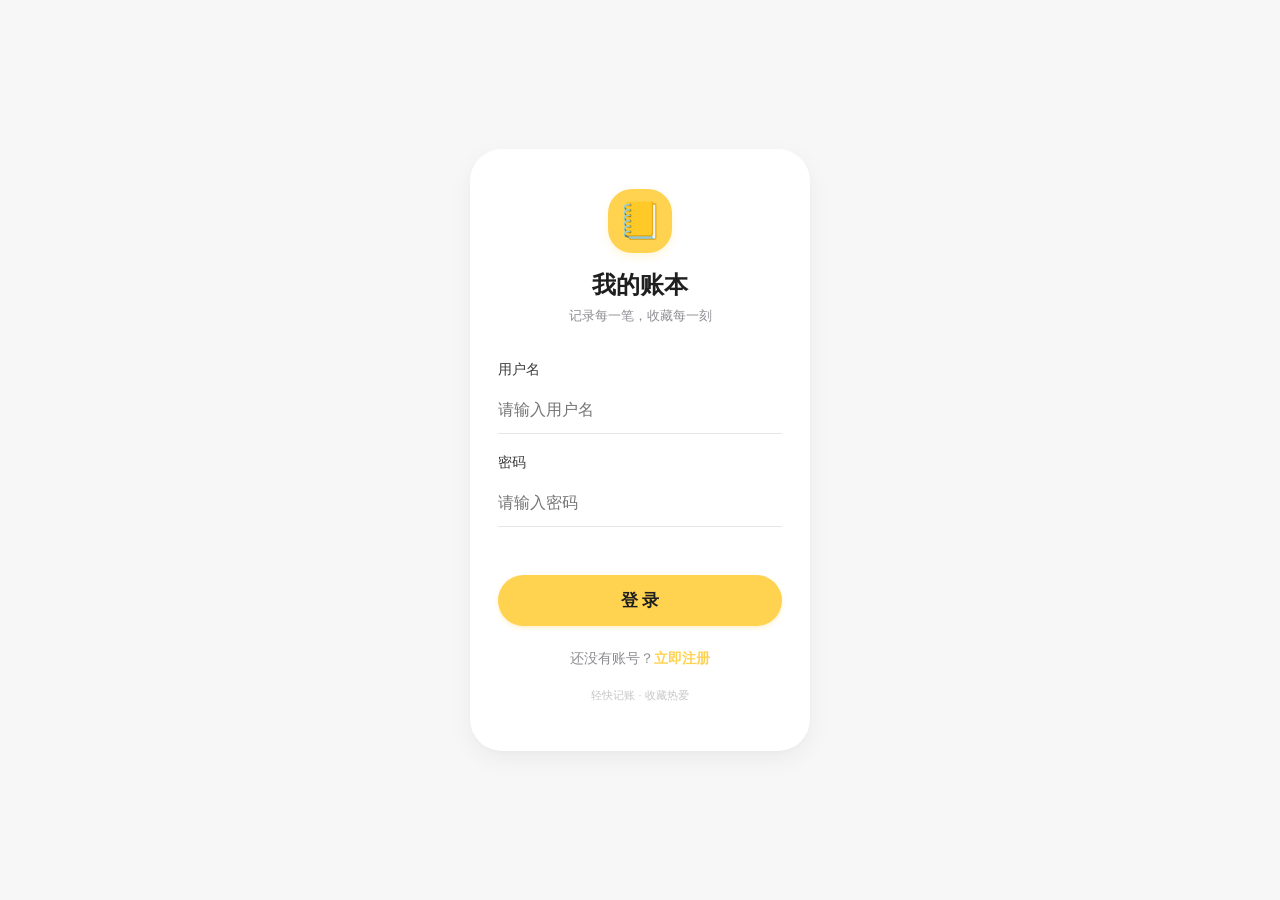
<file: frontend/add-item.html>
<!DOCTYPE html>
<html lang="zh-CN">
<head>
    <meta charset="UTF-8">
    <meta name="viewport" content="width=device-width, initial-scale=1.0, user-scalable=no, viewport-fit=cover">
    <title>新增藏品 - 我的账本</title>
    <style>
        * { margin: 0; padding: 0; box-sizing: border-box; }
        body {
            font-family: -apple-system, BlinkMacSystemFont, "Segoe UI", Roboto, sans-serif;
            background-color: #F7F7F7;
            min-height: 100vh;
        }
        .nav-bar {
            background-color: #FFD250;
            padding: 60px 20px 16px 20px;
            display: flex;
            align-items: center;
            justify-content: space-between;
            position: sticky;
            top: 0;
            z-index: 100;
        }
        .nav-back {
            font-size: 24px;
            cursor: pointer;
            width: 36px;
            height: 36px;
            display: flex;
            align-items: center;
            justify-content: center;
            border-radius: 50%;
        }
        .nav-title {
            font-size: 20px;
            font-weight: 600;
            color: #1F1F1F;
        }
        .nav-placeholder { width: 36px; }
        .upload-section {
            background-color: #FFFFFF;
            margin: 20px 16px;
            border-radius: 24px;
            padding: 20px;
            text-align: center;
        }
        .upload-label {
            font-size: 14px;
            color: #8E8E93;
            margin-bottom: 12px;
        }
        .upload-area {
            width: 120px;
            height: 120px;
            margin: 0 auto;
            background-color: #F2F2F7;
            border-radius: 16px;
            display: flex;
            flex-direction: column;
            align-items: center;
            justify-content: center;
            cursor: pointer;
            position: relative;
            overflow: hidden;
        }
        .upload-preview {
            width: 100%;
            height: 100%;
            object-fit: cover;
        }
        .upload-placeholder {
            font-size: 32px;
            color: #C6C6C8;
            text-align: center;
        }
        .upload-placeholder span {
            font-size: 12px;
            display: block;
            margin-top: 8px;
        }
        .file-input { display: none; }
        .delete-img-btn {
            position: absolute;
            top: 4px;
            right: 4px;
            background-color: rgba(0,0,0,0.5);
            color: white;
            width: 24px;
            height: 24px;
            border-radius: 50%;
            display: flex;
            align-items: center;
            justify-content: center;
            font-size: 14px;
            cursor: pointer;
        }
        .form-card {
            background-color: #FFFFFF;
            border-radius: 24px;
            margin: 0 16px 16px 16px;
            padding: 20px;
        }
        .input-group { margin-bottom: 20px; }
        .input-label {
            display: block;
            font-size: 14px;
            font-weight: 500;
            color: #3A3A3C;
            margin-bottom: 8px;
        }
        .input-field {
            width: 100%;
            padding: 12px 0;
            border: none;
            border-bottom: 1.5px solid #E5E5EA;
            font-size: 16px;
            color: #1F1F1F;
            background: transparent;
            outline: none;
        }
        .input-field:focus { border-bottom-color: #FFD250; }
        .action-buttons {
            display: flex;
            gap: 12px;
            margin: 32px 16px 20px 16px;
        }
        .btn {
            flex: 1;
            padding: 14px 0;
            border-radius: 44px;
            font-size: 16px;
            font-weight: 600;
            text-align: center;
            cursor: pointer;
        }
        .btn-primary {
            background-color: #FFD250;
            color: #1F1F1F;
        }
        .btn-secondary {
            background-color: #F2F2F7;
            color: #8E8E93;
        }
        .error-msg {
            background-color: #FFF3F0;
            border-radius: 12px;
            padding: 10px 16px;
            margin: 0 16px 12px 16px;
            font-size: 13px;
            color: #FF3B30;
            display: none;
        }
    </style>
</head>
<body>
    <div class="nav-bar">
        <div class="nav-back" id="backBtn">←</div>
        <div class="nav-title" id="pageTitle">新增藏品</div>
        <div class="nav-placeholder"></div>
    </div>

    <div class="error-msg" id="errorMsg"></div>

    <div class="upload-section">
        <div class="upload-label">藏品图片</div>
        <div class="upload-area" id="uploadArea">
            <img id="previewImg" class="upload-preview" style="display: none;">
            <div id="uploadPlaceholder" class="upload-placeholder">
                📷<span>点击上传</span>
            </div>
            <div id="deleteImgBtn" class="delete-img-btn" style="display: none;">×</div>
        </div>
        <input type="file" id="fileInput" class="file-input" accept="image/jpeg,image/png,image/jpg">
    </div>

    <div class="form-card">
        <div class="input-group">
            <div class="input-label">藏品名称 <span style="color: #FF3B30;">*</span></div>
            <input type="text" class="input-field" id="itemName" placeholder="例如：星黛露公仔">
        </div>
        <div class="input-group">
            <div class="input-label">购入金额 <span style="color: #FF3B30;">*</span></div>
            <input type="number" class="input-field" id="itemAmount" placeholder="0.00" step="0.01">
        </div>
        <div class="input-group">
            <div class="input-label">购买时间</div>
            <input type="date" class="input-field" id="purchaseDate">
        </div>
    </div>

    <div class="action-buttons">
        <div class="btn btn-secondary" id="cancelBtn">取消</div>
        <div class="btn btn-primary" id="saveBtn">保存</div>
    </div>

    <script>
        const BASE_URL = 'https://tool.gvzbz.fun/api';
        function getToken() { return localStorage.getItem('token'); }
        function getUrlParam(name) {
            const urlParams = new URLSearchParams(window.location.search);
            return urlParams.get(name);
        }
        function showError(msg) {
            const errorDiv = document.getElementById('errorMsg');
            errorDiv.textContent = msg;
            errorDiv.style.display = 'block';
            setTimeout(() => { errorDiv.style.display = 'none'; }, 2500);
        }

        let collectionId = null, itemId = null, currentImageUrl = null;

        async function uploadImage(file) {
            const token = getToken();
            const formData = new FormData();
            formData.append('image', file);
            try {
                const response = await fetch(`${BASE_URL}/upload/image`, {
                    method: 'POST',
                    headers: { 'Authorization': `Bearer ${token}` },
                    body: formData
                });
                const result = await response.json();
                return result.success ? result.data.image_url : null;
            } catch (error) {
                showError('图片上传失败');
                return null;
            }
        }

        function initImageUpload() {
            const uploadArea = document.getElementById('uploadArea');
            const fileInput = document.getElementById('fileInput');
            const previewImg = document.getElementById('previewImg');
            const uploadPlaceholder = document.getElementById('uploadPlaceholder');
            const deleteImgBtn = document.getElementById('deleteImgBtn');
            
            uploadArea.addEventListener('click', () => fileInput.click());
            fileInput.addEventListener('change', async (e) => {
                const file = e.target.files[0];
                if (!file) return;
                const reader = new FileReader();
                reader.onload = (e) => {
                    previewImg.src = e.target.result;
                    previewImg.style.display = 'block';
                    uploadPlaceholder.style.display = 'none';
                    deleteImgBtn.style.display = 'flex';
                };
                reader.readAsDataURL(file);
                const imageUrl = await uploadImage(file);
                if (imageUrl) currentImageUrl = imageUrl;
            });
            deleteImgBtn.addEventListener('click', (e) => {
                e.stopPropagation();
                previewImg.style.display = 'none';
                uploadPlaceholder.style.display = 'flex';
                deleteImgBtn.style.display = 'none';
                currentImageUrl = null;
                fileInput.value = '';
            });
        }

        async function handleSave() {
            const name = document.getElementById('itemName').value.trim();
            const amount = parseFloat(document.getElementById('itemAmount').value);
            if (!name) { showError('请输入藏品名称'); return; }
            if (isNaN(amount) || amount <= 0) { showError('请输入有效金额'); return; }
            
            const purchaseDate = document.getElementById('purchaseDate').value;
            const data = { name, amount, purchase_date: purchaseDate || null, image_url: currentImageUrl || null };
            const token = getToken();
            
            try {
                let result;
                if (itemId) {
                    const response = await fetch(`${BASE_URL}/collections/items/${itemId}`, {
                        method: 'PUT',
                        headers: { 'Content-Type': 'application/json', 'Authorization': `Bearer ${token}` },
                        body: JSON.stringify(data)
                    });
                    result = await response.json();
                } else {
                    const response = await fetch(`${BASE_URL}/collections/${collectionId}/items`, {
                        method: 'POST',
                        headers: { 'Content-Type': 'application/json', 'Authorization': `Bearer ${token}` },
                        body: JSON.stringify(data)
                    });
                    result = await response.json();
                }
                if (result.success) {
                    window.location.href = `collection-detail.html?id=${collectionId}`;
                } else {
                    showError(result.message || '保存失败');
                }
            } catch (error) { showError('网络异常'); }
        }

        async function loadItemDetail() {
            const token = getToken();
            try {
                const response = await fetch(`${BASE_URL}/collections/${collectionId}/items`, {
                    headers: { 'Authorization': `Bearer ${token}` }
                });
                const result = await response.json();
                if (result.success) {
                    const item = result.data.items.find(i => i.id == itemId);
                    if (item) {
                        document.getElementById('itemName').value = item.name;
                        document.getElementById('itemAmount').value = item.amount;
                        if (item.purchase_date) document.getElementById('purchaseDate').value = item.purchase_date;
                        if (item.image_url && item.image_url !== '/static/default.jpg') {
                            currentImageUrl = item.image_url;
                            document.getElementById('previewImg').src = item.image_url;
                            document.getElementById('previewImg').style.display = 'block';
                            document.getElementById('uploadPlaceholder').style.display = 'none';
                            document.getElementById('deleteImgBtn').style.display = 'flex';
                        }
                    }
                }
            } catch (error) { console.error(error); }
        }

        function init() {
            collectionId = getUrlParam('collectionId');
            itemId = getUrlParam('itemId');
            if (!collectionId) { window.location.href = 'asset.html'; return; }
            if (itemId) {
                document.getElementById('pageTitle').innerText = '编辑藏品';
                loadItemDetail();
            } else {
                const today = new Date().toISOString().split('T')[0];
                document.getElementById('purchaseDate').value = today;
            }
            initImageUpload();
            document.getElementById('backBtn').onclick = () => window.location.href = `collection-detail.html?id=${collectionId}`;
            document.getElementById('cancelBtn').onclick = () => window.location.href = `collection-detail.html?id=${collectionId}`;
            document.getElementById('saveBtn').onclick = handleSave;
        }
        init();
    </script>
</body>
</html>
</file>
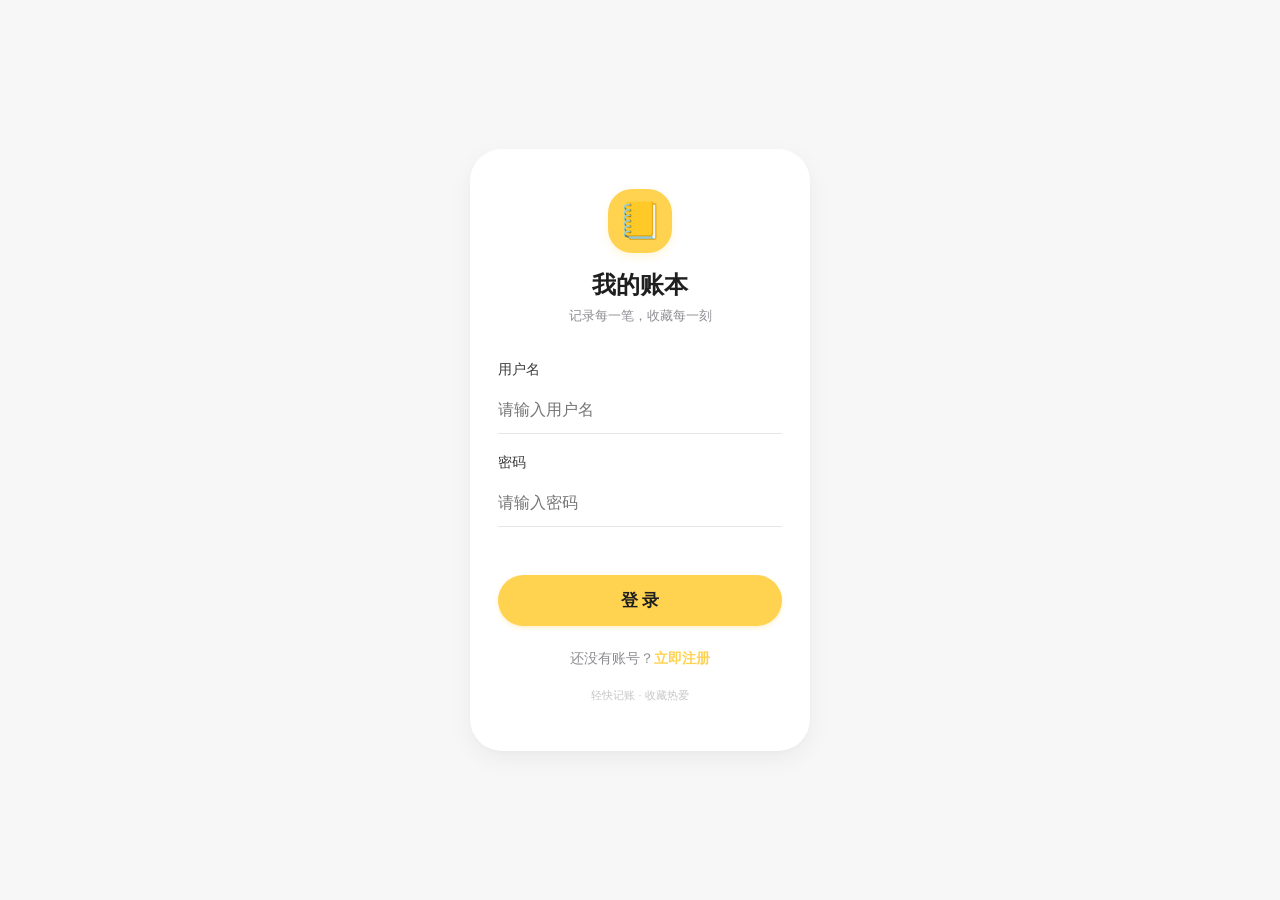
<file: frontend/asset.html>
<!DOCTYPE html>
<html lang="zh-CN">
<head>
    <meta charset="UTF-8">
    <meta name="viewport" content="width=device-width, initial-scale=1.0, user-scalable=no, viewport-fit=cover">
    <title>资产 - 我的账本</title>
    <style>
        * {
            margin: 0;
            padding: 0;
            box-sizing: border-box;
        }

        body {
            font-family: -apple-system, BlinkMacSystemFont, "Segoe UI", Roboto, "Helvetica Neue", Helvetica, sans-serif;
            background-color: #F7F7F7;
            padding-bottom: 80px;
        }

        .nav-bar {
            background-color: #FFD250;
            padding: 60px 20px 20px 20px;
        }
        .nav-title {
            font-size: 24px;
            font-weight: 600;
            color: #1F1F1F;
        }
        .nav-sub {
            font-size: 13px;
            color: rgba(0,0,0,0.5);
            margin-top: 6px;
        }

        .collection-card {
            background-color: #FFFFFF;
            border-radius: 20px;
            margin: 12px 16px;
            padding: 16px;
            display: flex;
            align-items: center;
            justify-content: space-between;
            box-shadow: 0 2px 8px rgba(0, 0, 0, 0.04);
            cursor: pointer;
        }
        .collection-card:active {
            transform: scale(0.98);
        }
        .collection-info {
            flex: 1;
        }
        .collection-name {
            font-size: 17px;
            font-weight: 600;
            color: #1F1F1F;
            margin-bottom: 6px;
        }
        .collection-total {
            font-size: 13px;
            color: #FF3B30;
        }
        .collection-arrow {
            font-size: 20px;
            color: #C6C6C8;
        }

        /* 编辑和删除按钮样式 */
        .edit-collection-btn, .delete-collection-btn {
            background: none;
            border: none;
            font-size: 18px;
            cursor: pointer;
            padding: 4px 8px;
            border-radius: 20px;
            transition: all 0.2s;
        }
        .edit-collection-btn {
            color: #FFD250;
        }
        .delete-collection-btn {
            color: #FF3B30;
        }
        .edit-collection-btn:active, .delete-collection-btn:active {
            transform: scale(0.95);
            background-color: rgba(0,0,0,0.05);
        }

        .fab {
            position: fixed;
            bottom: 80px;
            right: 20px;
            width: 56px;
            height: 56px;
            background-color: #FFD250;
            border-radius: 50%;
            display: flex;
            align-items: center;
            justify-content: center;
            font-size: 28px;
            color: #1F1F1F;
            box-shadow: 0 4px 12px rgba(255, 210, 80, 0.4);
            cursor: pointer;
            z-index: 200;
            border: none;
        }
        .fab:active {
            transform: scale(0.94);
        }

        .loading, .empty-state {
            text-align: center;
            padding: 60px 20px;
            color: #8E8E93;
            background-color: #FFFFFF;
            border-radius: 20px;
            margin: 16px;
        }

        .btn-logout {
            width: calc(100% - 32px);
            margin: 0 16px 20px 16px;
            background-color: #F2F2F7;
            border: none;
            border-radius: 44px;
            padding: 14px 0;
            font-size: 16px;
            font-weight: 500;
            color: #FF3B30;
            cursor: pointer;
        }

        .bottom-tab {
            position: fixed;
            bottom: 0;
            left: 0;
            right: 0;
            background-color: #FFFFFF;
            display: flex;
            padding: 10px 0 20px 0;
            box-shadow: 0 -2px 10px rgba(0, 0, 0, 0.05);
            border-top: 0.5px solid #F0F0F0;
        }
        .tab-item {
            flex: 1;
            display: flex;
            flex-direction: column;
            align-items: center;
            gap: 4px;
            cursor: pointer;
        }
        .tab-icon {
            font-size: 22px;
        }
        .tab-label {
            font-size: 11px;
            color: #8E8E93;
        }
        .tab-item.active .tab-label {
            color: #FFD250;
            font-weight: 600;
        }

        /* 弹窗样式 */
        .modal-overlay {
            position: fixed;
            top: 0;
            left: 0;
            width: 100%;
            height: 100%;
            background-color: rgba(0, 0, 0, 0.5);
            display: flex;
            align-items: center;
            justify-content: center;
            z-index: 1000;
            visibility: hidden;
            opacity: 0;
            transition: all 0.3s ease;
        }
        .modal-overlay.show {
            visibility: visible;
            opacity: 1;
        }
        .modal-container {
            background-color: #FFFFFF;
            border-radius: 28px;
            width: 90%;
            max-width: 320px;
        }
        .modal-header {
            padding: 20px 20px 12px 20px;
            display: flex;
            align-items: center;
            justify-content: space-between;
            border-bottom: 1px solid #F0F0F0;
        }
        .modal-title {
            font-size: 18px;
            font-weight: 600;
            color: #1F1F1F;
        }
        .modal-close {
            font-size: 24px;
            cursor: pointer;
            width: 32px;
            height: 32px;
            display: flex;
            align-items: center;
            justify-content: center;
            border-radius: 50%;
            color: #8E8E93;
        }
        .modal-body {
            padding: 20px;
        }
        .modal-field {
            margin-bottom: 16px;
        }
        .modal-label {
            font-size: 13px;
            font-weight: 500;
            color: #3A3A3C;
            margin-bottom: 6px;
            display: block;
        }
        .modal-input {
            width: 100%;
            padding: 12px 0;
            border: none;
            border-bottom: 1.5px solid #E5E5EA;
            font-size: 15px;
            color: #1F1F1F;
            background: transparent;
            outline: none;
        }
        .modal-input:focus {
            border-bottom-color: #FFD250;
        }
        .modal-buttons {
            display: flex;
            gap: 12px;
            margin-top: 24px;
        }
        .modal-btn {
            flex: 1;
            padding: 12px 0;
            border-radius: 44px;
            font-size: 15px;
            font-weight: 600;
            text-align: center;
            cursor: pointer;
        }
        .modal-btn-cancel {
            background-color: #F2F2F7;
            color: #8E8E93;
        }
        .modal-btn-save {
            background-color: #FFD250;
            color: #1F1F1F;
        }
    </style>
</head>
<body>
    <div class="nav-bar">
        <div class="nav-title">我的收藏资产</div>
        <div class="nav-sub">记录你的热爱</div>
    </div>

    <div id="collectionList">
        <div class="loading">加载中...</div>
    </div>

    <button class="btn-logout" id="logoutBtn">退出登录</button>
    <div class="fab" id="addCollectionBtn">+</div>

    <div class="bottom-tab">
        <div class="tab-item" data-page="bill">
            <div class="tab-icon">📒</div>
            <div class="tab-label">账本</div>
        </div>
        <div class="tab-item active" data-page="asset">
            <div class="tab-icon">🎁</div>
            <div class="tab-label">资产</div>
        </div>
        <div class="tab-item" data-page="statistics">
            <div class="tab-icon">📊</div>
            <div class="tab-label">统计</div>
        </div>
    </div>

    <!-- 新增/编辑合集弹窗 -->
    <div class="modal-overlay" id="collectionModal">
        <div class="modal-container">
            <div class="modal-header">
                <span class="modal-title" id="collectionModalTitle">新增合集</span>
                <span class="modal-close" id="closeModalBtn">×</span>
            </div>
            <div class="modal-body">
                <div class="modal-field">
                    <label class="modal-label">合集名称</label>
                    <input type="text" class="modal-input" id="collectionName" placeholder="例如：迪士尼">
                </div>
                <div class="modal-buttons">
                    <div class="modal-btn modal-btn-cancel" id="modalCancelBtn">取消</div>
                    <div class="modal-btn modal-btn-save" id="modalSaveBtn">保存</div>
                </div>
            </div>
        </div>
    </div>

    <script src="js/utils.js"></script>
    <script src="js/asset.js"></script>
</body>
</html>
</file>
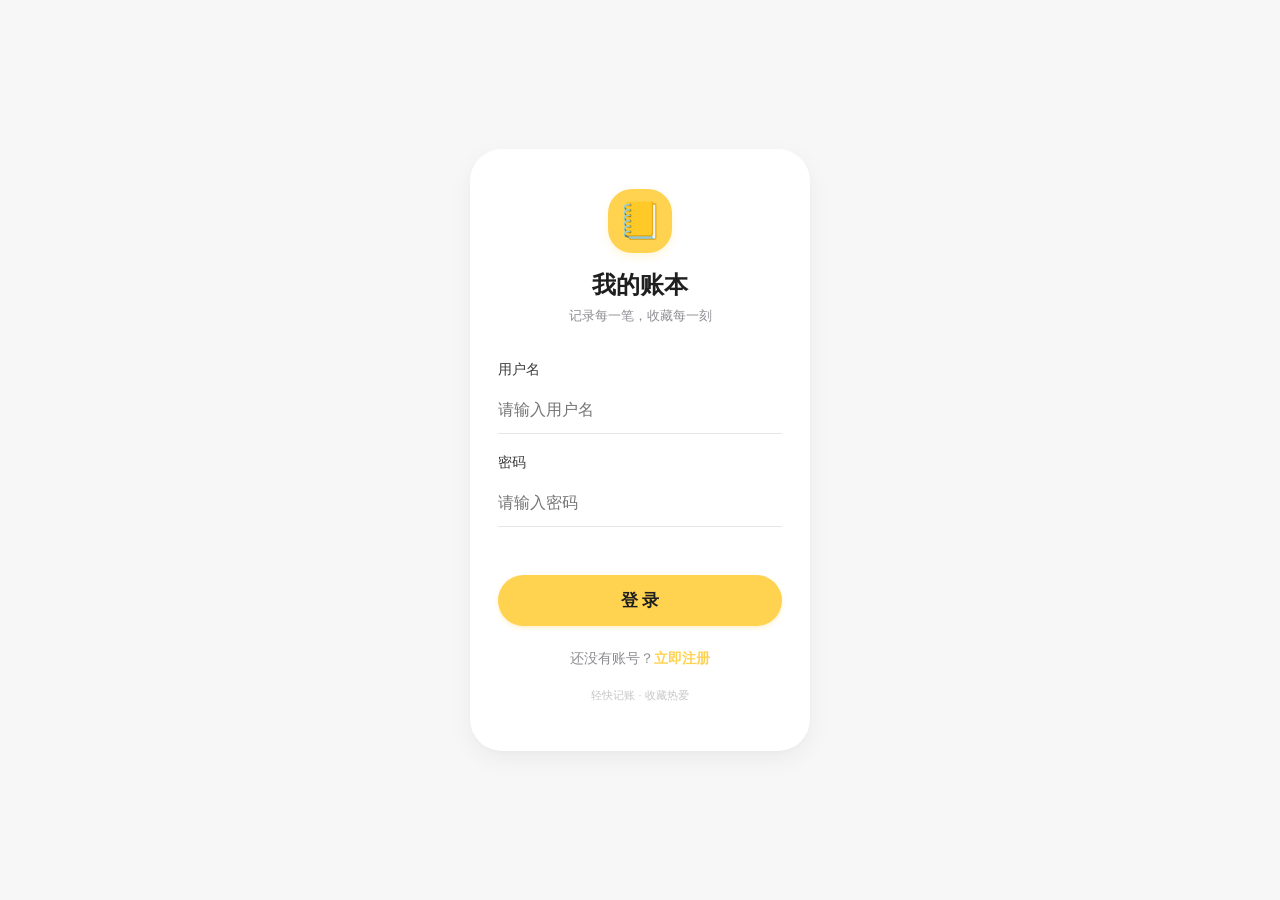
<file: frontend/bill.html>
<!DOCTYPE html>
<html lang="zh-CN">
<head>
    <meta charset="UTF-8">
    <meta name="viewport" content="width=device-width, initial-scale=1.0, user-scalable=no, viewport-fit=cover">
    <title>账本 - 我的账本</title>
    <style>
        * {
            margin: 0;
            padding: 0;
            box-sizing: border-box;
        }

        body {
            font-family: -apple-system, BlinkMacSystemFont, "Segoe UI", Roboto, "Helvetica Neue", Helvetica, sans-serif;
            background-color: #F7F7F7;
            padding-bottom: 80px;
        }

        .nav-bar {
            background-color: #FFD250;
            padding: 60px 20px 20px 20px;
        }
        .nav-title {
            font-size: 24px;
            font-weight: 600;
            color: #1F1F1F;
        }

        .month-bar {
            background-color: #FFD250;
            padding: 8px 20px 20px 20px;
            display: flex;
            align-items: center;
            justify-content: space-between;
        }
        .month-arrow {
            font-size: 24px;
            cursor: pointer;
            width: 36px;
            height: 36px;
            display: flex;
            align-items: center;
            justify-content: center;
            border-radius: 50%;
            background-color: rgba(0,0,0,0.05);
        }
        .month-text {
            font-size: 18px;
            font-weight: 600;
            color: #1F1F1F;
        }

        .overview-card {
            background-color: #FFFFFF;
            border-radius: 24px;
            margin: 0 16px 16px 16px;
            padding: 20px;
            box-shadow: 0 2px 12px rgba(0, 0, 0, 0.04);
        }
        .overview-row {
            display: flex;
            justify-content: space-between;
            text-align: center;
        }
        .overview-item {
            flex: 1;
        }
        .overview-label {
            font-size: 14px;
            color: #8E8E93;
            margin-bottom: 8px;
        }
        .overview-value {
            font-size: 22px;
            font-weight: 700;
        }
        .overview-value.income {
            color: #34C759;
        }
        .overview-value.expense {
            color: #FF3B30;
        }
        .overview-value.balance {
            color: #1F1F1F;
        }
        .divider {
            width: 1px;
            background-color: #E5E5EA;
            margin: 0 8px;
        }

        .bill-list {
            margin: 0 16px 80px 16px;
        }
        .date-group {
            margin-bottom: 20px;
        }
        .date-header {
            font-size: 15px;
            font-weight: 600;
            color: #3A3A3C;
            padding: 8px 4px 8px 4px;
            display: flex;
            justify-content: space-between;
            border-bottom: 1px solid #F0F0F0;
        }
        .daily-expense {
            font-size: 13px;
            color: #FF3B30;
            font-weight: 500;
        }
        .bill-item {
            background-color: #FFFFFF;
            border-radius: 16px;
            padding: 14px 16px;
            margin-top: 10px;
            display: flex;
            align-items: center;
            justify-content: space-between;
            box-shadow: 0 1px 3px rgba(0, 0, 0, 0.03);
        }
        .bill-left {
            display: flex;
            align-items: center;
            gap: 14px;
        }
        .category-icon {
            width: 48px;
            height: 48px;
            background-color: #FFD250;
            border-radius: 50%;
            display: flex;
            align-items: center;
            justify-content: center;
            font-size: 24px;
        }
        .bill-info {
            display: flex;
            flex-direction: column;
        }
        .bill-category {
            font-size: 16px;
            font-weight: 500;
            color: #1F1F1F;
        }
        .bill-note-time {
            font-size: 12px;
            color: #8E8E93;
            margin-top: 4px;
        }
        .bill-amount {
            font-size: 18px;
            font-weight: 600;
        }
        .bill-amount.expense {
            color: #FF3B30;
        }
        .bill-amount.income {
            color: #34C759;
        }

        /* 编辑删除按钮样式 */
        .bill-actions {
            display: flex;
            gap: 8px;
            margin-left: 12px;
        }
        .edit-bill-btn, .delete-bill-btn {
            background: none;
            border: none;
            font-size: 13px;
            cursor: pointer;
            padding: 4px 8px;
            border-radius: 6px;
        }
        .edit-bill-btn {
            color: #FFD250;
        }
        .delete-bill-btn {
            color: #FF3B30;
        }
        .edit-bill-btn:hover, .delete-bill-btn:hover {
            background-color: rgba(0,0,0,0.05);
        }

        .fab {
            position: fixed;
            bottom: 80px;
            right: 20px;
            width: 56px;
            height: 56px;
            background-color: #FFD250;
            border-radius: 50%;
            display: flex;
            align-items: center;
            justify-content: center;
            font-size: 28px;
            font-weight: 300;
            color: #1F1F1F;
            box-shadow: 0 4px 12px rgba(255, 210, 80, 0.4);
            cursor: pointer;
            z-index: 200;
            border: none;
        }
        .fab:active {
            transform: scale(0.94);
        }

        .btn-logout {
            width: calc(100% - 32px);
            margin: 0 16px 20px 16px;
            background-color: #F2F2F7;
            border: none;
            border-radius: 44px;
            padding: 14px 0;
            font-size: 16px;
            font-weight: 500;
            color: #FF3B30;
            cursor: pointer;
        }

        .loading, .empty-state {
            text-align: center;
            padding: 48px 20px;
            color: #8E8E93;
            background-color: #FFFFFF;
            border-radius: 24px;
        }

        /* 底部导航栏 */
        .bottom-tab {
            position: fixed;
            bottom: 0;
            left: 0;
            right: 0;
            background-color: #FFFFFF;
            display: flex;
            padding: 10px 0 20px 0;
            box-shadow: 0 -2px 10px rgba(0, 0, 0, 0.05);
            border-top: 0.5px solid #F0F0F0;
        }
        .tab-item {
            flex: 1;
            display: flex;
            flex-direction: column;
            align-items: center;
            gap: 4px;
            cursor: pointer;
        }
        .tab-icon {
            font-size: 22px;
        }
        .tab-label {
            font-size: 11px;
            color: #8E8E93;
        }
        .tab-item.active .tab-label {
            color: #FFD250;
            font-weight: 600;
        }

        /* ========= 记账弹窗样式 ========= */
        .modal-overlay {
            position: fixed;
            top: 0;
            left: 0;
            width: 100%;
            height: 100%;
            background-color: rgba(0, 0, 0, 0.5);
            display: flex;
            align-items: center;
            justify-content: center;
            z-index: 1000;
            visibility: hidden;
            opacity: 0;
            transition: all 0.3s ease;
        }
        .modal-overlay.show {
            visibility: visible;
            opacity: 1;
        }
        .modal-container {
            background-color: #FFFFFF;
            border-radius: 28px;
            width: 90%;
            max-width: 360px;
            max-height: 85vh;
            overflow-y: auto;
            box-shadow: 0 20px 40px rgba(0, 0, 0, 0.2);
        }
        .modal-header {
            padding: 20px 20px 12px 20px;
            display: flex;
            align-items: center;
            justify-content: space-between;
            border-bottom: 1px solid #F0F0F0;
        }
        .modal-title {
            font-size: 18px;
            font-weight: 600;
            color: #1F1F1F;
        }
        .modal-close {
            font-size: 24px;
            cursor: pointer;
            width: 32px;
            height: 32px;
            display: flex;
            align-items: center;
            justify-content: center;
            border-radius: 50%;
            color: #8E8E93;
        }
        .modal-body {
            padding: 20px;
        }
        .modal-field {
            margin-bottom: 16px;
        }
        .modal-label {
            font-size: 13px;
            font-weight: 500;
            color: #3A3A3C;
            margin-bottom: 6px;
            display: block;
        }
        .modal-select, .modal-input {
            width: 100%;
            padding: 12px 0;
            border: none;
            border-bottom: 1.5px solid #E5E5EA;
            font-size: 15px;
            color: #1F1F1F;
            background: transparent;
            outline: none;
        }
        .modal-select:focus, .modal-input:focus {
            border-bottom-color: #FFD250;
        }
        .type-tabs {
            display: flex;
            gap: 12px;
            margin-bottom: 20px;
        }
        .type-tab {
            flex: 1;
            text-align: center;
            padding: 10px 0;
            border-radius: 44px;
            background-color: #F2F2F7;
            color: #8E8E93;
            font-weight: 500;
            cursor: pointer;
        }
        .type-tab.active {
            background-color: #FFD250;
            color: #1F1F1F;
        }
        .modal-buttons {
            display: flex;
            gap: 12px;
            margin-top: 24px;
        }
        .modal-btn {
            flex: 1;
            padding: 12px 0;
            border-radius: 44px;
            font-size: 15px;
            font-weight: 600;
            text-align: center;
            cursor: pointer;
        }
        .modal-btn-cancel {
            background-color: #F2F2F7;
            color: #8E8E93;
        }
        .modal-btn-save {
            background-color: #FFD250;
            color: #1F1F1F;
        }
    </style>
</head>
<body>
    <div class="nav-bar">
        <div class="nav-title">默认账本</div>
    </div>

    <div class="month-bar">
        <div class="month-arrow" id="prevMonth">←</div>
        <div class="month-text" id="monthDisplay">2026年05月</div>
        <div class="month-arrow" id="nextMonth">→</div>
    </div>

    <div class="overview-card">
        <div class="overview-row">
            <div class="overview-item">
                <div class="overview-label">总收入</div>
                <div class="overview-value income" id="totalIncome">0.00</div>
            </div>
            <div class="divider"></div>
            <div class="overview-item">
                <div class="overview-label">总支出</div>
                <div class="overview-value expense" id="totalExpense">0.00</div>
            </div>
            <div class="divider"></div>
            <div class="overview-item">
                <div class="overview-label">结余</div>
                <div class="overview-value balance" id="balance">0.00</div>
            </div>
        </div>
    </div>

    <div class="bill-list" id="billList">
        <div class="loading">加载中...</div>
    </div>

    <button class="btn-logout" id="logoutBtn">退出登录</button>
    <div class="fab" id="addBillBtn">+</div>

    <div class="bottom-tab">
        <div class="tab-item active" data-page="bill">
            <div class="tab-icon">📒</div>
            <div class="tab-label">账本</div>
        </div>
        <div class="tab-item" data-page="asset">
            <div class="tab-icon">🎁</div>
            <div class="tab-label">资产</div>
        </div>
        <div class="tab-item" data-page="statistics">
            <div class="tab-icon">📊</div>
            <div class="tab-label">统计</div>
        </div>
    </div>

    <!-- 记账弹窗 -->
    <div class="modal-overlay" id="billModal">
        <div class="modal-container">
            <div class="modal-header">
    <span class="modal-title" id="modalTitle">记一笔</span>
    <span class="modal-close" id="closeModalBtn">×</span>
            </div> 
            <div class="modal-body">
                <div class="type-tabs">
                    <div class="type-tab active" data-type="expense">支出</div>
                    <div class="type-tab" data-type="income">收入</div>
                </div>

                <div class="modal-field">
                    <label class="modal-label">分类</label>
                    <select class="modal-select" id="modalCategory"></select>
                </div>

                <div class="modal-field">
                    <label class="modal-label">金额</label>
                    <input type="number" class="modal-input" id="modalAmount" placeholder="0.00">
                </div>

                <div class="modal-field">
                    <label class="modal-label">日期</label>
                    <input type="date" class="modal-input" id="modalDate">
                </div>

                <div class="modal-field">
                    <label class="modal-label">账户</label>
                    <select class="modal-select" id="modalAccount">
                        <option value="">请选择账户</option>
                        <option value="微信">微信</option>
                        <option value="支付宝">支付宝</option>
                        <option value="现金">现金</option>
                    </select>
                </div>

                <div class="modal-field">
                    <label class="modal-label">备注</label>
                    <input type="text" class="modal-input" id="modalNote" placeholder="可选">
                </div>

                <div class="modal-buttons">
                    <div class="modal-btn modal-btn-cancel" id="modalCancelBtn">取消</div>
                    <div class="modal-btn modal-btn-save" id="modalSaveBtn">保存</div>
                </div>
            </div>
        </div>
    </div>

    <script src="js/utils.js"></script>
    <script src="js/bill.js"></script>
</body>
</html>
</file>
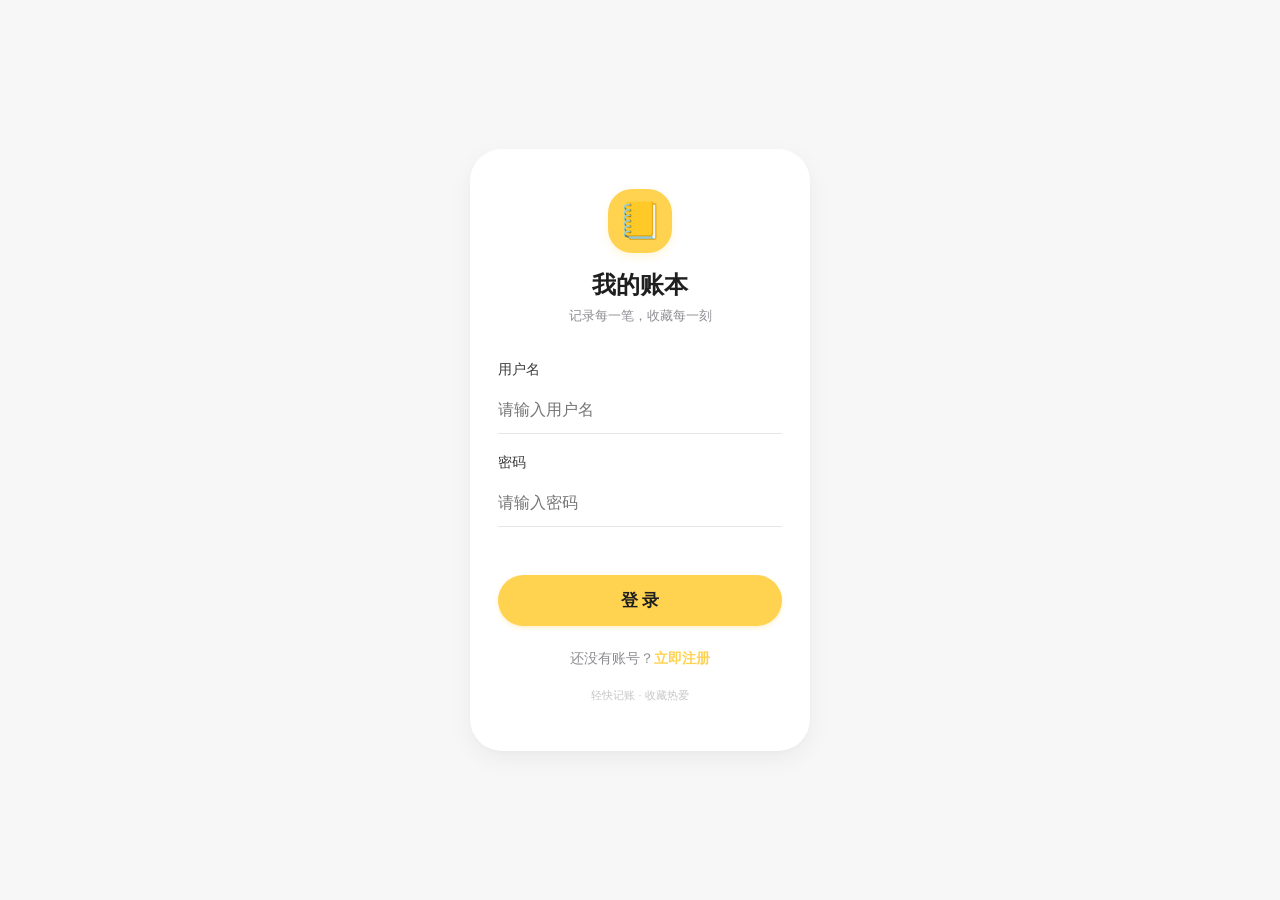
<file: frontend/collection-detail.html>
<!DOCTYPE html>
<html lang="zh-CN">
<head>
    <meta charset="UTF-8">
    <meta name="viewport" content="width=device-width, initial-scale=1.0, user-scalable=no, viewport-fit=cover">
    <title>藏品明细 - 我的账本</title>
    <style>
        * { margin: 0; padding: 0; box-sizing: border-box; }
        body { font-family: -apple-system, BlinkMacSystemFont, "Segoe UI", Roboto, sans-serif; background-color: #F7F7F7; padding-bottom: 80px; }
        .nav-bar { background-color: #FFD250; padding: 60px 20px 16px 20px; display: flex; align-items: center; justify-content: space-between; position: sticky; top: 0; z-index: 100; }
        .nav-back { font-size: 24px; cursor: pointer; width: 36px; height: 36px; display: flex; align-items: center; justify-content: center; border-radius: 50%; }
        .nav-title { font-size: 18px; font-weight: 600; color: #1F1F1F; flex: 1; text-align: center; }
        .nav-placeholder { width: 36px; }
        .collection-info-card { background-color: #FFFFFF; border-radius: 20px; margin: 16px; padding: 20px; text-align: center; box-shadow: 0 2px 8px rgba(0,0,0,0.04); }
        .collection-name { font-size: 22px; font-weight: 700; color: #1F1F1F; margin-bottom: 8px; }
        .collection-total { font-size: 14px; color: #8E8E93; }
        .collection-total span { font-size: 24px; font-weight: 700; color: #FF3B30; }
        .stats-card { background-color: #FFFFFF; border-radius: 16px; margin: 0 16px 16px 16px; padding: 14px 16px; display: flex; justify-content: space-between; box-shadow: 0 1px 4px rgba(0,0,0,0.04); }
        .stat-item { text-align: center; flex: 1; }
        .stat-label { font-size: 12px; color: #8E8E93; margin-bottom: 4px; }
        .stat-value { font-size: 18px; font-weight: 600; color: #1F1F1F; }
        .section-title { font-size: 15px; font-weight: 600; color: #3A3A3C; margin: 20px 16px 12px 16px; }
        .item-card { background-color: #FFFFFF; border-radius: 16px; margin: 0 16px 12px 16px; padding: 14px; display: flex; align-items: center; gap: 14px; box-shadow: 0 1px 4px rgba(0,0,0,0.04); }
        .item-image { width: 60px; height: 60px; background-color: #F2F2F7; border-radius: 12px; display: flex; align-items: center; justify-content: center; overflow: hidden; flex-shrink: 0; }
        .item-image img { width: 100%; height: 100%; object-fit: cover; }
        .item-info { flex: 1; }
        .item-name { font-size: 16px; font-weight: 500; color: #1F1F1F; margin-bottom: 6px; }
        .item-meta { font-size: 12px; color: #8E8E93; }
        .item-amount { font-size: 18px; font-weight: 600; color: #FF3B30; text-align: right; flex-shrink: 0; }
        .item-actions { display: flex; gap: 12px; margin-left: 8px; flex-shrink: 0; }
        .item-action { font-size: 18px; cursor: pointer; padding: 6px; }
        .fab { position: fixed; bottom: 80px; right: 20px; width: 56px; height: 56px; background-color: #FFD250; border-radius: 50%; display: flex; align-items: center; justify-content: center; font-size: 28px; font-weight: 300; color: #1F1F1F; box-shadow: 0 4px 12px rgba(255,210,80,0.4); cursor: pointer; z-index: 200; border: none; }
        .fab:active { transform: scale(0.94); }
        .bottom-tab { position: fixed; bottom: 0; left: 0; right: 0; background-color: #FFFFFF; display: flex; padding: 10px 0 20px 0; box-shadow: 0 -2px 10px rgba(0,0,0,0.05); border-top: 0.5px solid #F0F0F0; }
        .tab-item { flex: 1; display: flex; flex-direction: column; align-items: center; gap: 4px; cursor: pointer; }
        .tab-icon { font-size: 22px; }
        .tab-label { font-size: 11px; color: #8E8E93; }
        .tab-item.active .tab-label { color: #FFD250; font-weight: 600; }
        .loading, .empty-state { text-align: center; padding: 48px 20px; color: #8E8E93; background-color: #FFFFFF; border-radius: 16px; margin: 16px; }
        
        /* 使用原生 dialog 替代自定义模态框 */
        dialog {
            border: none;
            border-radius: 28px;
            padding: 0;
            background: transparent;
            max-width: 360px;
            width: 90%;
            margin: auto;
        }
        dialog::backdrop {
            background-color: rgba(0,0,0,0.5);
        }
        .modal-container {
            background-color: #FFFFFF;
            border-radius: 28px;
            width: 100%;
            max-height: 85vh;
            overflow-y: auto;
            box-shadow: 0 20px 40px rgba(0,0,0,0.2);
        }
        .modal-header { padding: 20px 20px 12px 20px; display: flex; align-items: center; justify-content: space-between; border-bottom: 1px solid #F0F0F0; }
        .modal-title { font-size: 18px; font-weight: 600; color: #1F1F1F; }
        .modal-close { font-size: 24px; cursor: pointer; width: 32px; height: 32px; display: flex; align-items: center; justify-content: center; border-radius: 50%; color: #8E8E93; background: none; border: none; }
        .modal-body { padding: 20px; }
        .modal-field { margin-bottom: 16px; }
        .modal-label { font-size: 13px; font-weight: 500; color: #3A3A3C; margin-bottom: 6px; display: block; }
        .modal-input { width: 100%; padding: 12px 0; border: none; border-bottom: 1.5px solid #E5E5EA; font-size: 15px; color: #1F1F1F; background: transparent; outline: none; }
        .modal-input:focus { border-bottom-color: #FFD250; }
        .image-upload-area { display: flex; align-items: center; gap: 12px; margin-top: 8px; flex-wrap: wrap; }
        .image-preview { width: 60px; height: 60px; background-color: #F2F2F7; border-radius: 12px; display: flex; align-items: center; justify-content: center; overflow: hidden; flex-shrink: 0; }
        .image-preview img { width: 100%; height: 100%; object-fit: cover; }
        .upload-btn { background-color: #F2F2F7; border: none; padding: 8px 16px; border-radius: 20px; font-size: 13px; font-weight: 500; cursor: pointer; }
        .modal-buttons { display: flex; gap: 12px; margin-top: 24px; }
        .modal-btn { flex: 1; padding: 12px 0; border-radius: 44px; font-size: 15px; font-weight: 600; text-align: center; cursor: pointer; }
        .modal-btn-cancel { background-color: #F2F2F7; color: #8E8E93; }
        .modal-btn-save { background-color: #FFD250; color: #1F1F1F; }
        .upload-tip { font-size: 11px; color: #8E8E93; margin-top: 4px; width: 100%; }
        /* 藏品页编辑/删除按钮样式 */
        .item-actions button {
        background: none;
        border: none;
        font-size: 13px;
        cursor: pointer;
        padding: 4px 8px;
        border-radius: 6px;
        }
        .edit-item-btn {
        color: #FFD250;
        }
        .delete-item-btn {
        color: #FF3B30;
        }
        .edit-item-btn:hover, .delete-item-btn:hover {
        background-color: rgba(0,0,0,0.05);
        }
    </style>
</head>
<body>
    <div class="nav-bar">
        <div class="nav-back" id="backBtn">←</div>
        <div class="nav-title" id="collectionNameTitle">加载中...</div>
        <div class="nav-placeholder"></div>
    </div>

    <div class="collection-info-card">
        <div class="collection-name" id="collectionName">-</div>
        <div class="collection-total">累计投入 <span id="totalAmount">0.00</span> 元</div>
    </div>

    <div class="stats-card">
        <div class="stat-item"><div class="stat-label">藏品数量</div><div class="stat-value" id="itemCount">0</div></div>
        <div class="stat-item"><div class="stat-label">平均单价</div><div class="stat-value" id="avgPrice">0.00</div></div>
    </div>

    <div class="section-title">📦 我的藏品</div>
    <div id="itemList"><div class="loading">加载中...</div></div>

    <div class="fab" id="addItemBtn">+</div>

    <div class="bottom-tab">
        <div class="tab-item" data-page="bill"><div class="tab-icon">📒</div><div class="tab-label">账本</div></div>
        <div class="tab-item active" data-page="asset"><div class="tab-icon">🎁</div><div class="tab-label">资产</div></div>
        <div class="tab-item" data-page="statistics"><div class="tab-icon">📊</div><div class="tab-label">统计</div></div>
    </div>

    <!-- 使用原生 dialog 作为弹窗 -->
    <dialog id="itemDialog">
        <div class="modal-container">
            <div class="modal-header">
                <span class="modal-title" id="modalTitle">新增藏品</span>
                <button class="modal-close" id="closeModalBtn">×</button>
            </div>
            <div class="modal-body">
                <div class="modal-field">
                    <label class="modal-label">藏品图片</label>
                    <div class="image-upload-area">
                        <div class="image-preview" id="imagePreview">
                            <img src="assets/default.jpg" style="width:100%;height:100%;object-fit:cover;">
                        </div>
                        <input type="file" id="imageFileInput" accept="image/jpeg,image/png,image/jpg" style="display: none;">
                        <button type="button" class="upload-btn" id="uploadImageBtn">上传图片</button>
                    </div>
                    <div class="upload-tip">支持 JPG、PNG 格式，不超过 5MB</div>
                </div>
                <div class="modal-field"><label class="modal-label">藏品名称</label><input type="text" class="modal-input" id="itemName" placeholder="例如：星黛露公仔"></div>
                <div class="modal-field"><label class="modal-label">购入金额</label><input type="number" class="modal-input" id="itemAmount" placeholder="0.00" step="0.01"></div>
                <div class="modal-field"><label class="modal-label">购买时间</label><input type="date" class="modal-input" id="purchaseDate"></div>
                <div class="modal-buttons">
                    <div class="modal-btn modal-btn-cancel" id="modalCancelBtn">取消</div>
                    <div class="modal-btn modal-btn-save" id="modalSaveBtn">保存</div>
                </div>
            </div>
        </div>
    </dialog>

    <script>
        const BASE_URL = 'https://tool.gvzbz.fun/api';
        const BACKEND_URL = 'http://tool.gvzbz.fun';
        const DEFAULT_IMG = 'assets/default.jpg';

        let collectionId = null;
        let editingItemId = null;
        let selectedFile = null;
        let existingImageUrl = null;

        function getUrlParam(name) {
            return new URLSearchParams(window.location.search).get(name);
        }

        function escapeHtml(str) {
            if (!str) return '';
            return str.replace(/[&<>]/g, (m) => {
                if (m === '&') return '&amp;';
                if (m === '<') return '&lt;';
                if (m === '>') return '&gt;';
                return m;
            });
        }

        // 弹窗控制
        const dialog = document.getElementById('itemDialog');
        function showModal() {
            dialog.showModal();
            document.body.style.overflow = 'hidden';
        }
        function hideModal() {
            dialog.close();
            document.body.style.overflow = '';
            editingItemId = null;
            selectedFile = null;
        }

        function showAddModal() {
            editingItemId = null;
            selectedFile = null;
            existingImageUrl = null;
            document.getElementById('modalTitle').innerText = '新增藏品';
            document.getElementById('itemName').value = '';
            document.getElementById('itemAmount').value = '';
            const today = new Date().toISOString().split('T')[0];
            document.getElementById('purchaseDate').value = today;
            document.getElementById('purchaseDate').max = today;
            document.getElementById('imagePreview').innerHTML = `<img src="${DEFAULT_IMG}" style="width:100%;height:100%;object-fit:cover;">`;
            showModal();
        }

        async function uploadImage(file) {
            const token = localStorage.getItem('token');
            const formData = new FormData();
            formData.append('image', file);
            const response = await fetch(`${BASE_URL}/upload/image`, {
                method: 'POST',
                headers: { 'Authorization': `Bearer ${token}` },
                body: formData
            });
            const data = await response.json();
            if (data.success && data.data && data.data.image_url) {
                return data.data.image_url;
            } else {
                throw new Error(data.message || '上传失败');
            }
        }

        async function handleSave() {
            const name = document.getElementById('itemName').value.trim();
            const amount = parseFloat(document.getElementById('itemAmount').value);
            const purchaseDate = document.getElementById('purchaseDate').value;
            if (!name) { alert('请输入藏品名称'); return; }
            if (isNaN(amount) || amount <= 0) { alert('请输入有效金额'); return; }

            let finalImageUrl = existingImageUrl;
            if (selectedFile) {
                try {
                    const uploadBtn = document.getElementById('uploadImageBtn');
                    const originalText = uploadBtn.textContent;
                    uploadBtn.textContent = '上传中...';
                    uploadBtn.disabled = true;
                    finalImageUrl = await uploadImage(selectedFile);
                    uploadBtn.textContent = originalText;
                    uploadBtn.disabled = false;
                } catch (err) {
                    alert('图片上传失败: ' + err.message);
                    return;
                }
            }

            const data = { name, amount, purchase_date: purchaseDate || null, image_url: finalImageUrl || null };
            const token = localStorage.getItem('token');
            if (!token) { alert('未登录'); window.location.href = 'login.html'; return; }

            const url = editingItemId ? `${BASE_URL}/collections/items/${editingItemId}` : `${BASE_URL}/collections/${collectionId}/items`;
            try {
                const res = await fetch(url, {
                    method: editingItemId ? 'PUT' : 'POST',
                    headers: { 'Content-Type': 'application/json', Authorization: `Bearer ${token}` },
                    body: JSON.stringify(data)
                });
                const result = await res.json();
                if (result.success) {
                    hideModal();
                    fetchItems();
                } else {
                    alert(result.message || '保存失败');
                }
            } catch (error) {
                alert('网络异常');
            }
        }

        async function fetchItems() {
    const container = document.getElementById('itemList');
    const token = localStorage.getItem('token');
    if (!token) return;
    try {
        const res = await fetch(`${BASE_URL}/collections/${collectionId}/items`, {
            headers: { Authorization: `Bearer ${token}` }
        });
        const result = await res.json();
        if (!result.success) { container.innerHTML = '<div class="empty-state">加载失败</div>'; return; }
        const data = result.data;
        document.getElementById('collectionName').innerText = data.collection_name;
        document.getElementById('collectionNameTitle').innerText = data.collection_name;
        document.getElementById('totalAmount').innerText = data.total_amount.toFixed(2);
        const items = data.items;
        document.getElementById('itemCount').innerText = items.length;
        const avgPrice = items.length ? data.total_amount / items.length : 0;
        document.getElementById('avgPrice').innerText = avgPrice.toFixed(2);
        if (!items.length) { container.innerHTML = '<div class="empty-state">📭 暂无藏品，点击右下角➕添加</div>'; return; }
        container.innerHTML = items.map(item => {
            let imgHtml = '';
            if (item.image_url && item.image_url !== DEFAULT_IMG && !item.image_url.includes('default.jpg')) {
                const imgUrl = item.image_url.startsWith('http') ? item.image_url : BACKEND_URL + item.image_url;
                imgHtml = `<img src="${imgUrl}" style="width:100%;height:100%;object-fit:cover;" onerror="this.src='${DEFAULT_IMG}'">`;
            } else {
                imgHtml = `<img src="${DEFAULT_IMG}" style="width:100%;height:100%;object-fit:cover;">`;
            }
            return `
            <div class="item-card">
                <div class="item-image">${imgHtml}</div>
                <div class="item-info">
                    <div class="item-name">${escapeHtml(item.name)}</div>
                    <div class="item-meta">购入于 ${item.purchase_date || '日期未知'}</div>
                </div>
                <div class="item-amount">¥${item.amount.toFixed(2)}</div>
                <div class="item-actions">
                    <button class="edit-item-btn" data-id="${item.id}" data-name="${escapeHtml(item.name)}" data-amount="${item.amount}" data-date="${item.purchase_date || ''}" data-image="${item.image_url || ''}">编辑</button>
                    <button class="delete-item-btn" data-id="${item.id}" data-name="${escapeHtml(item.name)}">删除</button>
                </div>
            </div>`;
        }).join('');

        // 编辑按钮事件
        document.querySelectorAll('.edit-item-btn').forEach(btn => {
            btn.addEventListener('click', () => {
                editingItemId = btn.dataset.id;
                existingImageUrl = btn.dataset.image || null;
                selectedFile = null;
                document.getElementById('modalTitle').innerText = '编辑藏品';
                document.getElementById('itemName').value = btn.dataset.name;
                document.getElementById('itemAmount').value = btn.dataset.amount;
                const today = new Date().toISOString().split('T')[0];
                document.getElementById('purchaseDate').value = btn.dataset.date || today;
                document.getElementById('purchaseDate').max = today;
                const previewDiv = document.getElementById('imagePreview');
                if (existingImageUrl && existingImageUrl !== DEFAULT_IMG) {
                    const imgUrl = existingImageUrl.startsWith('http') ? existingImageUrl : BACKEND_URL + existingImageUrl;
                    previewDiv.innerHTML = `<img src="${imgUrl}" style="width:100%;height:100%;object-fit:cover;" onerror="this.src='${DEFAULT_IMG}'">`;
                } else {
                    previewDiv.innerHTML = `<img src="${DEFAULT_IMG}" style="width:100%;height:100%;object-fit:cover;">`;
                }
                showModal();
            });
        });

        // 删除按钮事件
        document.querySelectorAll('.delete-item-btn').forEach(btn => {
            btn.addEventListener('click', async () => {
                if (confirm(`确定删除「${btn.dataset.name}」吗？`)) {
                    const token = localStorage.getItem('token');
                    try {
                        const res = await fetch(`${BASE_URL}/collections/items/${btn.dataset.id}`, {
                            method: 'DELETE',
                            headers: { Authorization: `Bearer ${token}` }
                        });
                        const result = await res.json();
                        if (result.success) fetchItems();
                        else alert(result.message || '删除失败');
                    } catch (error) { alert('网络异常'); }
                }
            });
        });
    } catch (error) {
        console.error(error);
        container.innerHTML = '<div class="empty-state">加载失败，请检查网络</div>';
    }
}

        function initTabBar() {
            document.querySelectorAll('.tab-item').forEach(tab => {
                tab.addEventListener('click', () => {
                    const page = tab.dataset.page;
                    if (page === 'bill') location.href = 'bill.html';
                    if (page === 'statistics') location.href = 'statistics.html';
                });
            });
        }

        function initImageSelection() {
            const uploadBtn = document.getElementById('uploadImageBtn');
            const fileInput = document.getElementById('imageFileInput');
            const previewDiv = document.getElementById('imagePreview');
            if (!uploadBtn || !fileInput || !previewDiv) return;

            uploadBtn.onclick = (e) => {
                e.preventDefault();
                e.stopPropagation();
                fileInput.click();
            };

            fileInput.onchange = (e) => {
                e.preventDefault();
                e.stopPropagation();
                const file = e.target.files[0];
                if (!file) return;
                if (file.size > 5 * 1024 * 1024) { alert('图片不能超过5MB'); fileInput.value = ''; return; }
                if (!file.type.startsWith('image/')) { alert('请选择图片文件'); fileInput.value = ''; return; }

                const reader = new FileReader();
                reader.onload = (ev) => {
                    previewDiv.innerHTML = `<img src="${ev.target.result}" style="width:100%;height:100%;object-fit:cover;">`;
                };
                reader.readAsDataURL(file);

                selectedFile = file;
                existingImageUrl = null;
                fileInput.value = '';
            };
        }

        async function init() {
            const token = localStorage.getItem('token');
            if (!token) return location.href = 'login.html';
            collectionId = getUrlParam('id');
            if (!collectionId) return location.href = 'asset.html';
            await fetchItems();
            initTabBar();
            initImageSelection();
            document.getElementById('backBtn').onclick = () => location.href = 'asset.html';
            document.getElementById('addItemBtn').onclick = showAddModal;
            document.getElementById('closeModalBtn').onclick = hideModal;
            document.getElementById('modalCancelBtn').onclick = hideModal;
            document.getElementById('modalSaveBtn').onclick = (e) => { e.preventDefault(); handleSave(); };
        }
        init();
    </script>
</body>
</html>
</file>
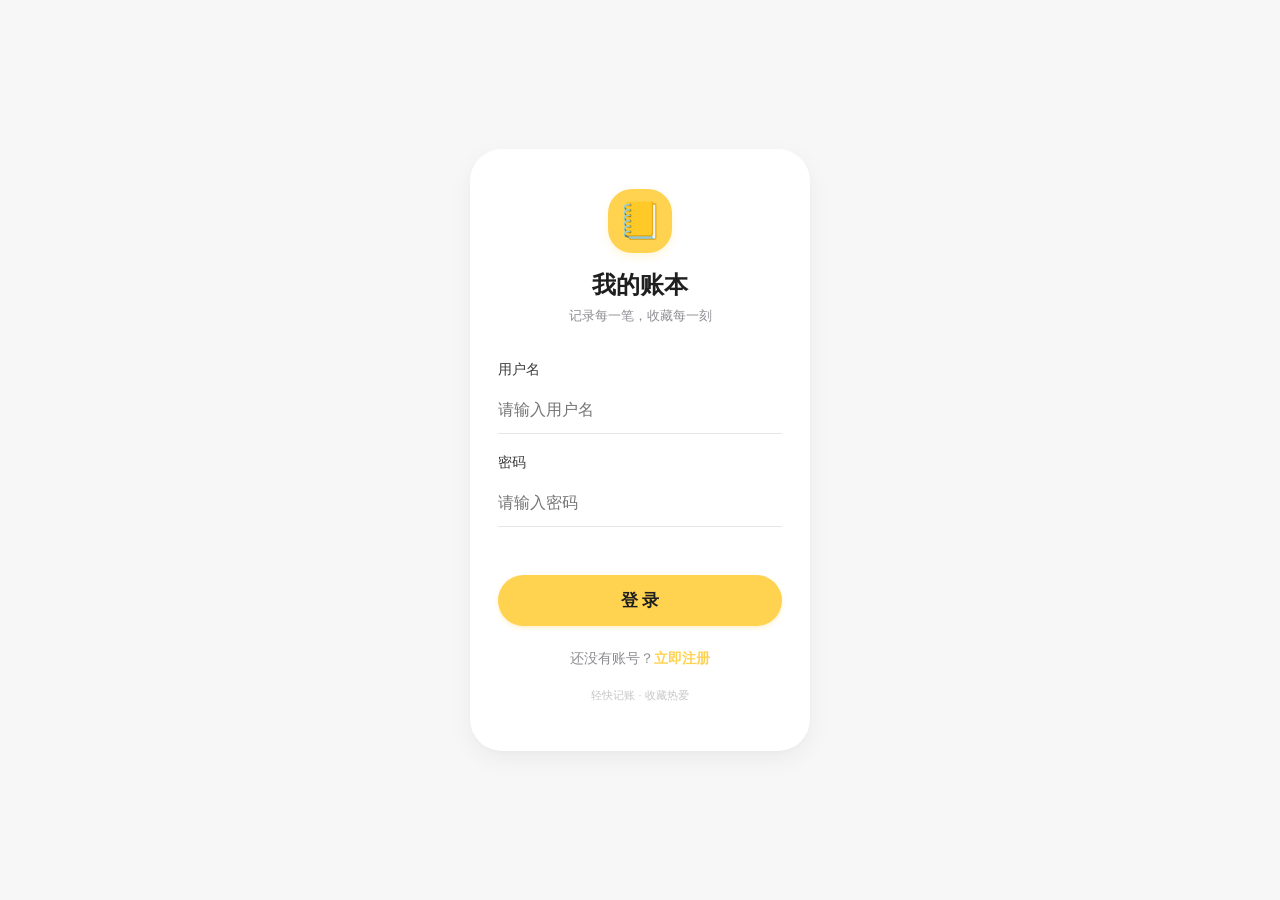
<file: frontend/login.html>
<!DOCTYPE html>
<html lang="zh-CN">
<head>
    <meta charset="UTF-8">
    <meta name="viewport" content="width=device-width, initial-scale=1.0, user-scalable=no, viewport-fit=cover">
    <title>登录 - 我的账本</title>
    <style>
        * {
            margin: 0;
            padding: 0;
            box-sizing: border-box;
        }

        body {
            font-family: -apple-system, BlinkMacSystemFont, "Segoe UI", Roboto, "Helvetica Neue", Helvetica, sans-serif;
            background-color: #F7F7F7;
            min-height: 100vh;
            display: flex;
            align-items: center;
            justify-content: center;
            padding: 20px;
        }

        .login-card {
            background-color: #FFFFFF;
            border-radius: 32px;
            box-shadow: 0 8px 24px rgba(0, 0, 0, 0.05), 0 2px 4px rgba(0, 0, 0, 0.02);
            width: 100%;
            max-width: 340px;
            padding: 40px 28px 48px;
        }

        .logo-area {
            text-align: center;
            margin-bottom: 36px;
        }
        .logo-icon {
            width: 64px;
            height: 64px;
            background-color: #FFD250;
            border-radius: 24px;
            display: inline-flex;
            align-items: center;
            justify-content: center;
            margin-bottom: 16px;
            box-shadow: 0 4px 8px rgba(255, 210, 80, 0.2);
        }
        .logo-icon span {
            font-size: 36px;
        }
        .logo-area h1 {
            font-size: 24px;
            font-weight: 600;
            color: #1F1F1F;
        }
        .logo-area p {
            font-size: 13px;
            color: #8E8E93;
            margin-top: 6px;
        }

        .input-group {
            margin-bottom: 20px;
        }
        .input-label {
            display: block;
            font-size: 14px;
            font-weight: 500;
            color: #3A3A3C;
            margin-bottom: 8px;
        }
        .input-field {
            width: 100%;
            padding: 14px 0;
            border: none;
            border-bottom: 1.5px solid #E5E5EA;
            font-size: 16px;
            color: #1F1F1F;
            background: transparent;
            transition: border-color 0.2s;
            outline: none;
        }
        .input-field:focus {
            border-bottom-color: #FFD250;
        }

        .login-btn {
            width: 100%;
            background-color: #FFD250;
            border: none;
            border-radius: 44px;
            padding: 14px 0;
            font-size: 17px;
            font-weight: 600;
            color: #1F1F1F;
            margin-top: 28px;
            margin-bottom: 24px;
            cursor: pointer;
            transition: all 0.2s;
            box-shadow: 0 2px 4px rgba(255, 210, 80, 0.3);
        }
        .login-btn:active {
            transform: scale(0.97);
            background-color: #e8bd40;
        }

        .register-link {
            text-align: center;
            font-size: 14px;
            color: #8E8E93;
        }
        .register-link a {
            color: #FFD250;
            text-decoration: none;
            font-weight: 600;
        }

        .error-msg {
            background-color: #FFF3F0;
            border-radius: 12px;
            padding: 10px 12px;
            font-size: 13px;
            color: #FF3B30;
            margin-bottom: 20px;
            display: none;
        }

        .footer-placeholder {
            margin-top: 20px;
            text-align: center;
            font-size: 11px;
            color: #C6C6C8;
        }
    </style>
</head>
<body>
    <div class="login-card">
        <div class="logo-area">
            <div class="logo-icon">
                <span>📒</span>
            </div>
            <h1>我的账本</h1>
            <p>记录每一笔，收藏每一刻</p>
        </div>

        <div class="error-msg" id="errorMsg"></div>

        <div class="input-group">
            <div class="input-label">用户名</div>
            <input type="text" class="input-field" id="username" placeholder="请输入用户名" autocomplete="off">
        </div>

        <div class="input-group">
            <div class="input-label">密码</div>
            <input type="password" class="input-field" id="password" placeholder="请输入密码">
        </div>

        <button class="login-btn" id="loginBtn">登 录</button>

        <div class="register-link">
            还没有账号？<a href="register.html">立即注册</a>
        </div>
        <div class="footer-placeholder">
            轻快记账 · 收藏热爱
        </div>
    </div>

    <script>
        const BASE_URL = 'https://tool.gvzbz.fun/api';

        function showError(msg) {
            const errorDiv = document.getElementById('errorMsg');
            errorDiv.textContent = msg;
            errorDiv.style.display = 'block';
            setTimeout(() => {
                errorDiv.style.display = 'none';
            }, 2500);
        }

        function saveAuthData(token, userId, username) {
            localStorage.setItem('token', token);
            localStorage.setItem('userId', userId);
            localStorage.setItem('username', username);
            console.log('✅ token 已保存:', token.substring(0, 50) + '...');
        }

        async function handleLogin() {
            const username = document.getElementById('username').value.trim();
            const password = document.getElementById('password').value;
            
            if (!username || !password) {
                showError('请填写用户名和密码');
                return;
            }

            console.log('开始登录:', username);

            try {
                const response = await fetch(`${BASE_URL}/sessions`, {
                    method: 'POST',
                    headers: { 'Content-Type': 'application/json' },
                    body: JSON.stringify({ username, password })
                });

                const result = await response.json();
                console.log('登录响应:', result);

                if (result.success && result.data && result.data.token) {
                    saveAuthData(result.data.token, result.data.user_id, result.data.username);
                    console.log('登录成功，跳转到 bill.html');
                    window.location.href = 'bill.html';
                } else {
                    showError(result.message || '登录失败');
                }
            } catch (error) {
                console.error('登录错误:', error);
                showError('网络异常，请检查后端服务');
            }
        }

        document.getElementById('loginBtn').addEventListener('click', handleLogin);
        
        document.getElementById('password').addEventListener('keypress', (e) => {
            if (e.key === 'Enter') handleLogin();
        });
        document.getElementById('username').addEventListener('keypress', (e) => {
            if (e.key === 'Enter') handleLogin();
        });

        // 如果已登录，直接跳转
        const existingToken = localStorage.getItem('token');
        if (existingToken) {
            console.log('已有 token，直接跳转');
            window.location.href = 'bill.html';
        }
    </script>
</body>
</html>
</file>
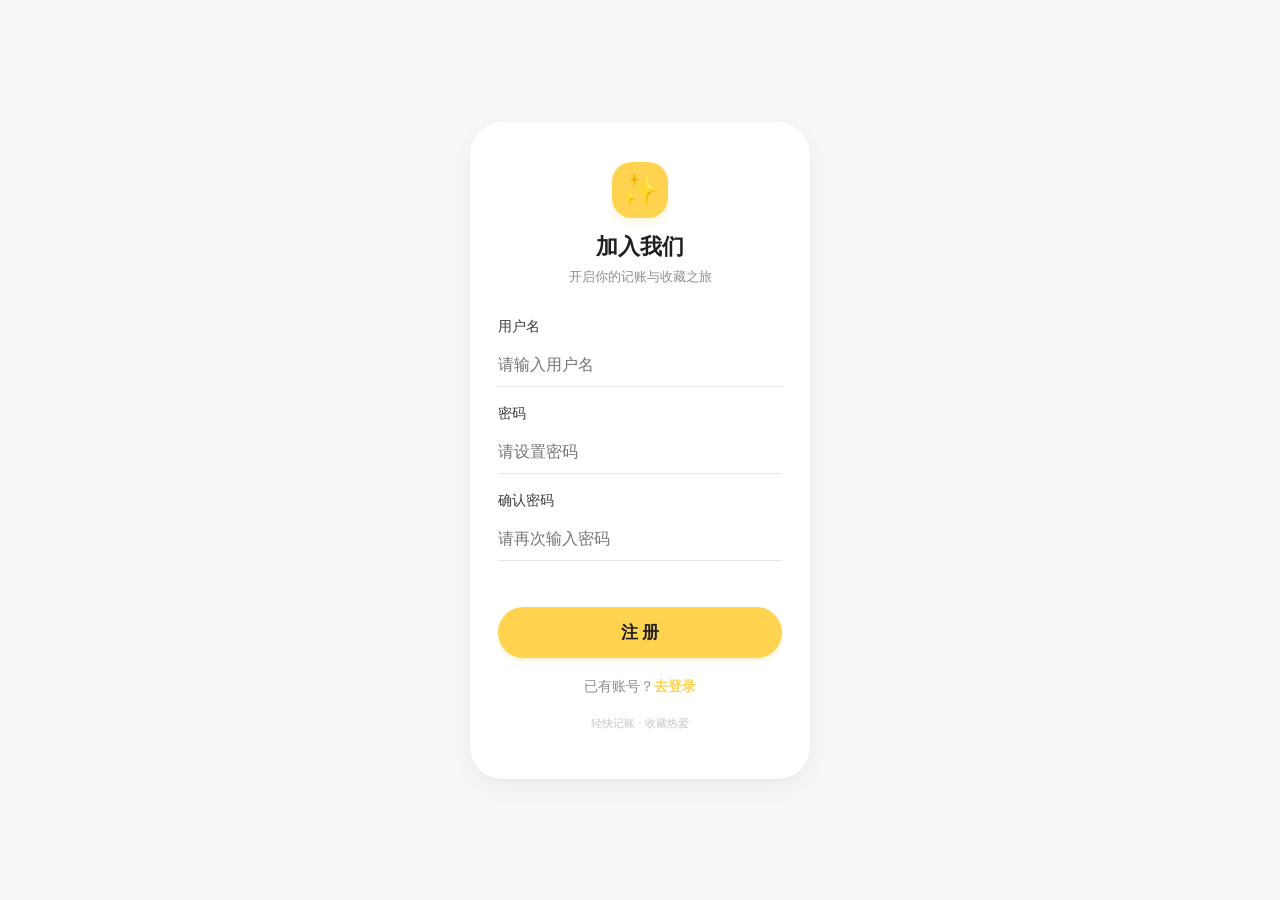
<file: frontend/register.html>
<!DOCTYPE html>
<html lang="zh-CN">
<head>
    <meta charset="UTF-8">
    <meta name="viewport" content="width=device-width, initial-scale=1.0, user-scalable=no, viewport-fit=cover">
    <title>注册 - 我的账本</title>
    <style>
        * {
            margin: 0;
            padding: 0;
            box-sizing: border-box;
        }

        body {
            font-family: -apple-system, BlinkMacSystemFont, "Segoe UI", Roboto, "Helvetica Neue", Helvetica, sans-serif;
            background-color: #F7F7F7;
            min-height: 100vh;
            display: flex;
            align-items: center;
            justify-content: center;
            padding: 20px;
        }

        .register-card {
            background-color: #FFFFFF;
            border-radius: 32px;
            box-shadow: 0 8px 24px rgba(0, 0, 0, 0.05), 0 2px 4px rgba(0, 0, 0, 0.02);
            width: 100%;
            max-width: 340px;
            padding: 40px 28px 48px;
        }

        .logo-area {
            text-align: center;
            margin-bottom: 32px;
        }
        .logo-icon {
            width: 56px;
            height: 56px;
            background-color: #FFD250;
            border-radius: 20px;
            display: inline-flex;
            align-items: center;
            justify-content: center;
            margin-bottom: 14px;
            box-shadow: 0 4px 8px rgba(255, 210, 80, 0.2);
        }
        .logo-icon span {
            font-size: 32px;
        }
        .logo-area h1 {
            font-size: 22px;
            font-weight: 600;
            color: #1F1F1F;
        }
        .logo-area p {
            font-size: 13px;
            color: #8E8E93;
            margin-top: 6px;
        }

        .input-group {
            margin-bottom: 18px;
        }
        .input-label {
            display: block;
            font-size: 14px;
            font-weight: 500;
            color: #3A3A3C;
            margin-bottom: 8px;
        }
        .input-field {
            width: 100%;
            padding: 12px 0;
            border: none;
            border-bottom: 1.5px solid #E5E5EA;
            font-size: 16px;
            color: #1F1F1F;
            background: transparent;
            transition: border-color 0.2s;
            outline: none;
        }
        .input-field:focus {
            border-bottom-color: #FFD250;
        }

        .register-btn {
            width: 100%;
            background-color: #FFD250;
            border: none;
            border-radius: 44px;
            padding: 14px 0;
            font-size: 17px;
            font-weight: 600;
            color: #1F1F1F;
            margin-top: 28px;
            margin-bottom: 20px;
            cursor: pointer;
            transition: all 0.2s;
            box-shadow: 0 2px 4px rgba(255, 210, 80, 0.3);
        }
        .register-btn:active {
            transform: scale(0.97);
            background-color: #e8bd40;
        }

        .login-link {
            text-align: center;
            font-size: 14px;
            color: #8E8E93;
        }
        .login-link a {
            color: #FFD250;
            text-decoration: none;
            font-weight: 600;
        }

        .success-msg {
            background-color: #E8F5E9;
            border-radius: 12px;
            padding: 10px 12px;
            font-size: 13px;
            color: #2E7D32;
            margin-bottom: 20px;
            display: none;
        }
        .error-msg {
            background-color: #FFF3F0;
            border-radius: 12px;
            padding: 10px 12px;
            font-size: 13px;
            color: #FF3B30;
            margin-bottom: 20px;
            display: none;
        }

        .footer-placeholder {
            margin-top: 20px;
            text-align: center;
            font-size: 11px;
            color: #C6C6C8;
        }
    </style>
</head>
<body>
    <div class="register-card">
        <div class="logo-area">
            <div class="logo-icon">
                <span>✨</span>
            </div>
            <h1>加入我们</h1>
            <p>开启你的记账与收藏之旅</p>
        </div>

        <div class="success-msg" id="successMsg"></div>
        <div class="error-msg" id="errorMsg"></div>

        <div class="input-group">
            <div class="input-label">用户名</div>
            <input type="text" class="input-field" id="username" placeholder="请输入用户名" autocomplete="off">
        </div>

        <div class="input-group">
            <div class="input-label">密码</div>
            <input type="password" class="input-field" id="password" placeholder="请设置密码">
        </div>

        <div class="input-group">
            <div class="input-label">确认密码</div>
            <input type="password" class="input-field" id="confirmPassword" placeholder="请再次输入密码">
        </div>

        <button class="register-btn" id="registerBtn">注 册</button>

        <div class="login-link">
            已有账号？<a href="login.html">去登录</a>
        </div>
        <div class="footer-placeholder">
            轻快记账 · 收藏热爱
        </div>
    </div>

    <script>
        const BASE_URL = 'https://tool.gvzbz.fun/api';

        function showSuccess(msg) {
            document.getElementById('successMsg').textContent = msg;
            document.getElementById('successMsg').style.display = 'block';
            document.getElementById('errorMsg').style.display = 'none';
        }

        function showError(msg) {
            document.getElementById('errorMsg').textContent = msg;
            document.getElementById('errorMsg').style.display = 'block';
            document.getElementById('successMsg').style.display = 'none';
        }

        function hideMessages() {
            document.getElementById('successMsg').style.display = 'none';
            document.getElementById('errorMsg').style.display = 'none';
        }

        async function handleRegister() {
            hideMessages();
            
            const username = document.getElementById('username').value.trim();
            const password = document.getElementById('password').value;
            const confirmPassword = document.getElementById('confirmPassword').value;

            if (!username || !password || !confirmPassword) {
                showError('请填写完整信息');
                return;
            }
            if (username.length < 2) {
                showError('用户名至少2个字符');
                return;
            }
            if (password.length < 4) {
                showError('密码至少4个字符');
                return;
            }
            if (password !== confirmPassword) {
                showError('两次输入的密码不一致');
                return;
            }

            try {
                const response = await fetch(`${BASE_URL}/users`, {
                    method: 'POST',
                    headers: { 'Content-Type': 'application/json' },
                    body: JSON.stringify({ username, password })
                });

                const result = await response.json();

                if (result.success) {
                    showSuccess('注册成功！正在跳转登录页...');
                    setTimeout(() => {
                        window.location.href = 'login.html';
                    }, 1500);
                } else {
                    showError(result.message || '注册失败');
                }
            } catch (error) {
                showError('网络异常，请检查后端服务');
            }
        }

        document.getElementById('registerBtn').addEventListener('click', handleRegister);
        
        ['username', 'password', 'confirmPassword'].forEach(id => {
            document.getElementById(id).addEventListener('keypress', (e) => {
                if (e.key === 'Enter') handleRegister();
            });
        });

        if (localStorage.getItem('token')) {
            window.location.href = 'bill.html';
        }
    </script>
</body>
</html>
</file>
